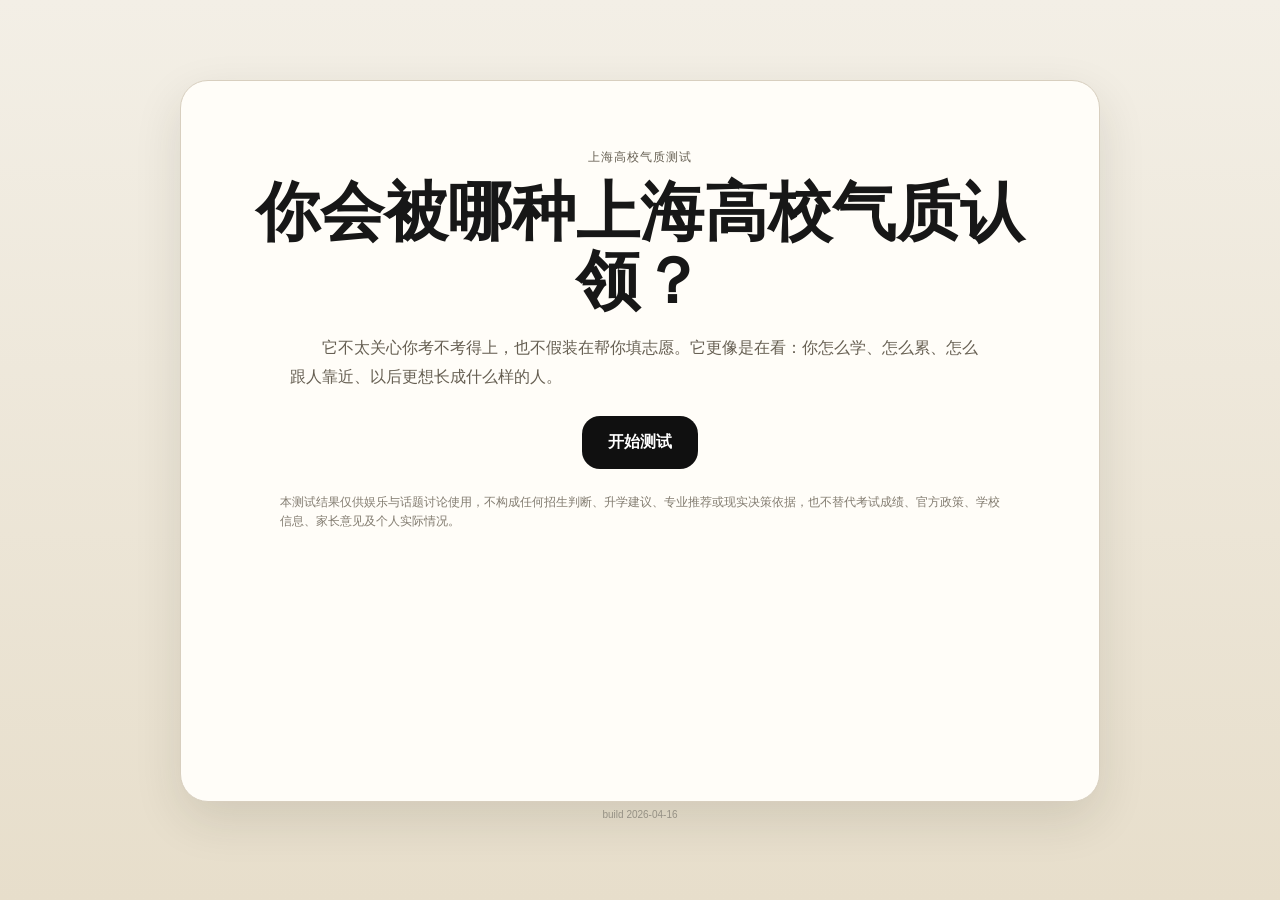
<file: index.html>
<!DOCTYPE html>
<html lang="zh-CN">
  <head>
    <meta charset="UTF-8" />
    <meta name="viewport" content="width=device-width, initial-scale=1.0" />
    <title>上海高校气质测试</title>
    <meta
      name="description"
      content="按学习方式、状态、关系和未来取向来测试你会被哪种上海高校气质认领。"
    />
    <link rel="icon" href="./favicon.ico" sizes="any" />
    <link rel="icon" type="image/png" sizes="16x16" href="./favicon-16x16.png" />
    <link rel="icon" type="image/png" sizes="32x32" href="./favicon-32x32.png" />
    <link rel="icon" type="image/png" sizes="48x48" href="./favicon-48x48.png" />
    <link rel="apple-touch-icon" sizes="180x180" href="./apple-touch-icon.png" />
    <link rel="manifest" href="./site.webmanifest" />
    <link rel="stylesheet" href="./style.css" />
  </head>
  <body>
    <div class="page-shell">
      <main class="app-card">
        <section id="screen-intro" class="screen screen-active">
          <div class="hero-block">
            <div class="hero-main">
              <p class="eyebrow">上海高校气质测试</p>
              <h1>你会被哪种上海高校气质认领？</h1>
              <p class="hero-sub">
                它不太关心你考不考得上，也不假装在帮你填志愿。它更像是在看：你怎么学、怎么累、怎么跟人靠近、以后更想长成什么样的人。
              </p>
              <button id="start-btn" class="primary-btn">开始测试</button>
            </div>

            <div class="hero-copy">
              <p class="subtle">
                本测试结果仅供娱乐与话题讨论使用，不构成任何招生判断、升学建议、专业推荐或现实决策依据，也不替代考试成绩、官方政策、学校信息、家长意见及个人实际情况。
              </p>
            </div>
          </div>
        </section>

        <section id="screen-quiz" class="screen">
          <div class="quiz-topbar">
            <div class="progress-meta">
              <span id="progress-label">第 1 题 / 共 16 题</span>
              <span id="progress-percent">6%</span>
            </div>
            <div class="progress-track">
              <div id="progress-fill" class="progress-fill"></div>
            </div>
          </div>

          <div class="question-card">
            <div class="question-tag" id="question-tag">当前题目</div>
            <h2 id="question-text">题目加载中...</h2>
            <div id="options-container" class="options-container"></div>
            <div class="quiz-actions">
              <button id="prev-btn" class="secondary-btn" disabled>上一题</button>
              <button id="next-btn" class="secondary-btn" disabled>下一题</button>
              <button id="submit-btn" class="primary-btn hidden">提交</button>
            </div>
          </div>
        </section>

        <section id="screen-result" class="screen">
          <div class="result-card">
            <p class="eyebrow">系统判定结果</p>
            <h2 id="result-title">你的结果</h2>
            <p id="result-subtitle" class="result-subtitle"></p>

            <div class="result-info-grid top-grid">
              <div class="info-box emphasis-box">
                <div class="info-label">气质匹配度</div>
                <p id="result-match" class="match-score">--%</p>
                <p id="result-summary" class="result-summary-hidden"></p>
              </div>
              <div class="info-box">
                <div class="info-label">为什么是它</div>
                <p id="result-reason">-</p>
              </div>
            </div>

            <div class="result-info-grid secondary-grid">
              <div class="info-box">
                <div class="info-label">也许也会很合</div>
                <p><strong id="runner-up-title">-</strong></p>
                <p id="runner-up-match" class="small-note"></p>
                <p id="runner-up-gap" class="small-note"></p>
              </div>
              <div class="info-box">
                <div class="info-label">结果备注</div>
                <p id="result-algo" class="small-note">结果说明文案稍后细修，这里先放占位版本。</p>
              </div>
            </div>

            <div class="ranking-box">
              <div class="info-label">前五排行</div>
              <ol id="ranking-list"></ol>
            </div>

            <div class="result-actions">
              <button id="retry-btn" class="secondary-btn">再测一次</button>
              <button id="share-btn" class="primary-btn result-share-btn">分享结果</button>
            </div>

            <p class="result-disclaimer">本页诊断与文案由 AI 生成，仅供娱乐与参考，不构成任何现实决策依据。</p>
          </div>
        </section>
      </main>
      <div class="build-stamp">build 2026-04-16</div>
    </div>

    <script type="module" src="./app.js?v=2026-04-16"></script>
  </body>
</html>
</file>
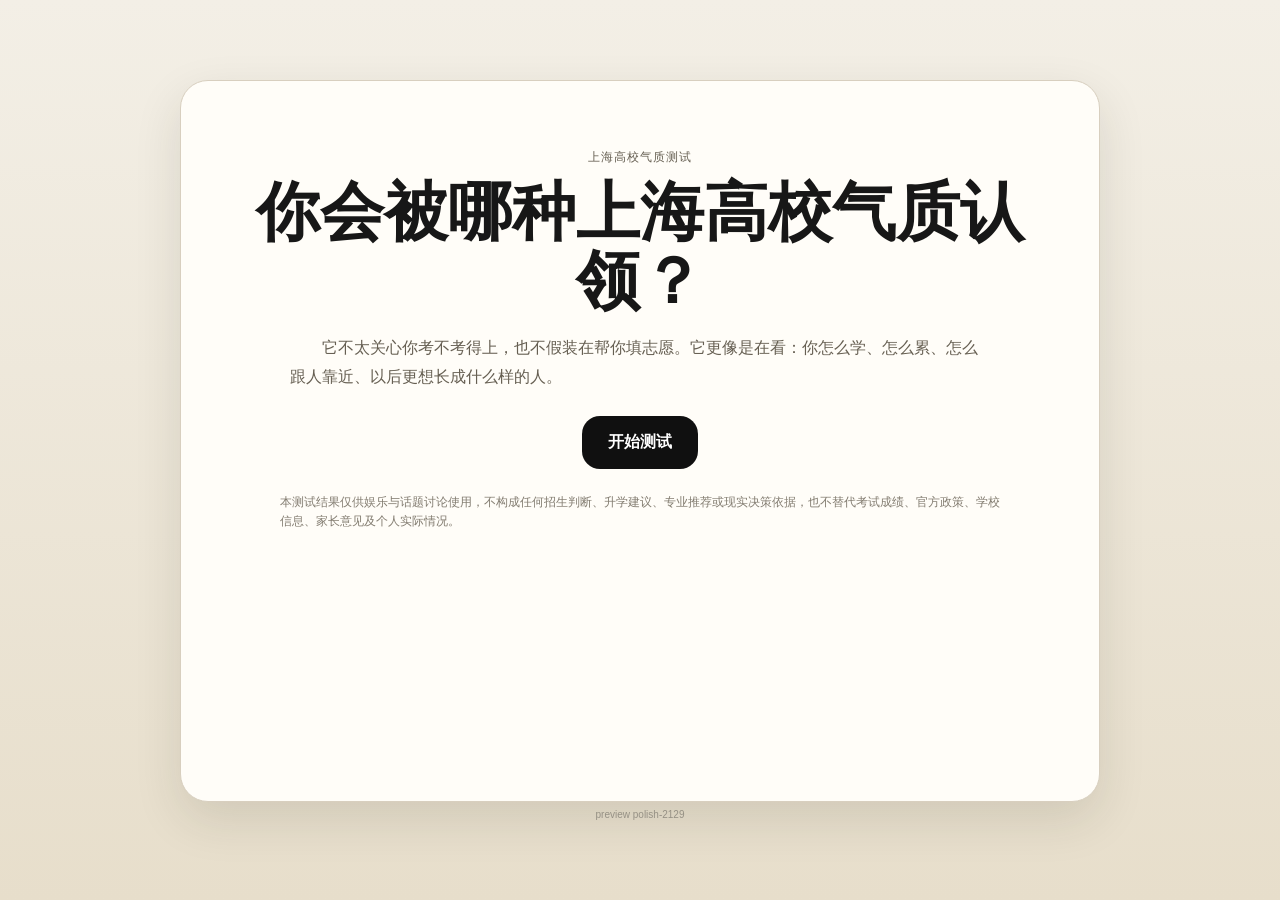
<file: preview-polish-2129/index.html>
<!DOCTYPE html>
<html lang="zh-CN">
  <head>
    <meta charset="UTF-8" />
    <meta name="viewport" content="width=device-width, initial-scale=1.0" />
    <title>上海高校气质测试</title>
    <meta
      name="description"
      content="按学习方式、状态、关系和未来取向来测试你会被哪种上海高校气质认领。"
    />
    <link rel="stylesheet" href="./style.css" />
  </head>
  <body>
    <div class="page-shell">
      <main class="app-card">
        <section id="screen-intro" class="screen screen-active">
          <div class="hero-block">
            <div class="hero-main">
              <p class="eyebrow">上海高校气质测试</p>
              <h1>你会被哪种上海高校气质认领？</h1>
              <p class="hero-sub">
                它不太关心你考不考得上，也不假装在帮你填志愿。它更像是在看：你怎么学、怎么累、怎么跟人靠近、以后更想长成什么样的人。
              </p>
              <button id="start-btn" class="primary-btn">开始测试</button>
            </div>

            <div class="hero-copy">
              <p class="subtle">
                本测试结果仅供娱乐与话题讨论使用，不构成任何招生判断、升学建议、专业推荐或现实决策依据，也不替代考试成绩、官方政策、学校信息、家长意见及个人实际情况。
              </p>
            </div>
          </div>
        </section>

        <section id="screen-quiz" class="screen">
          <div class="quiz-topbar">
            <div class="progress-meta">
              <span id="progress-label">第 1 题 / 共 16 题</span>
              <span id="progress-percent">6%</span>
            </div>
            <div class="progress-track">
              <div id="progress-fill" class="progress-fill"></div>
            </div>
          </div>

          <div class="question-card">
            <div class="question-tag" id="question-tag">当前题目</div>
            <h2 id="question-text">题目加载中...</h2>
            <div id="options-container" class="options-container"></div>
            <div class="quiz-actions">
              <button id="prev-btn" class="secondary-btn" disabled>上一题</button>
              <button id="next-btn" class="secondary-btn" disabled>下一题</button>
              <button id="submit-btn" class="primary-btn hidden">提交</button>
            </div>
          </div>
        </section>

        <section id="screen-result" class="screen">
          <div class="result-card">
            <p class="eyebrow">系统判定结果</p>
            <h2 id="result-title">你的结果</h2>
            <p id="result-subtitle" class="result-subtitle"></p>

            <div class="result-info-grid top-grid">
              <div class="info-box emphasis-box">
                  <p id="result-match" class="match-score">--%</p>
                <p id="result-summary">-</p>
              </div>
              <div class="info-box">
                <div class="info-label">为什么是它</div>
                <p id="result-reason">-</p>
              </div>
            </div>

            <div class="result-info-grid secondary-grid">
              <div class="info-box">
                <div class="info-label">也许也会很合</div>
                <p><strong id="runner-up-title">-</strong></p>
                <p id="runner-up-match" class="small-note"></p>
                <p id="runner-up-gap" class="small-note"></p>
              </div>
              <div class="info-box">
                <div class="info-label">结果备注</div>
                <p id="result-algo" class="small-note">结果说明文案稍后细修，这里先放占位版本。</p>
              </div>
            </div>

            <div class="ranking-box">
              <div class="info-label">前五排行</div>
              <ol id="ranking-list"></ol>
            </div>

            <div class="result-actions">
              <button id="share-btn" class="primary-btn">分享结果</button>
              <button id="retry-btn" class="secondary-btn">再测一次</button>
            </div>
          </div>
        </section>
      </main>
      <div class="build-stamp">preview polish-2129</div>
    </div>

    <script type="module" src="./app.js?v=preview-polish-2129"></script>
  </body>
</html>
</file>
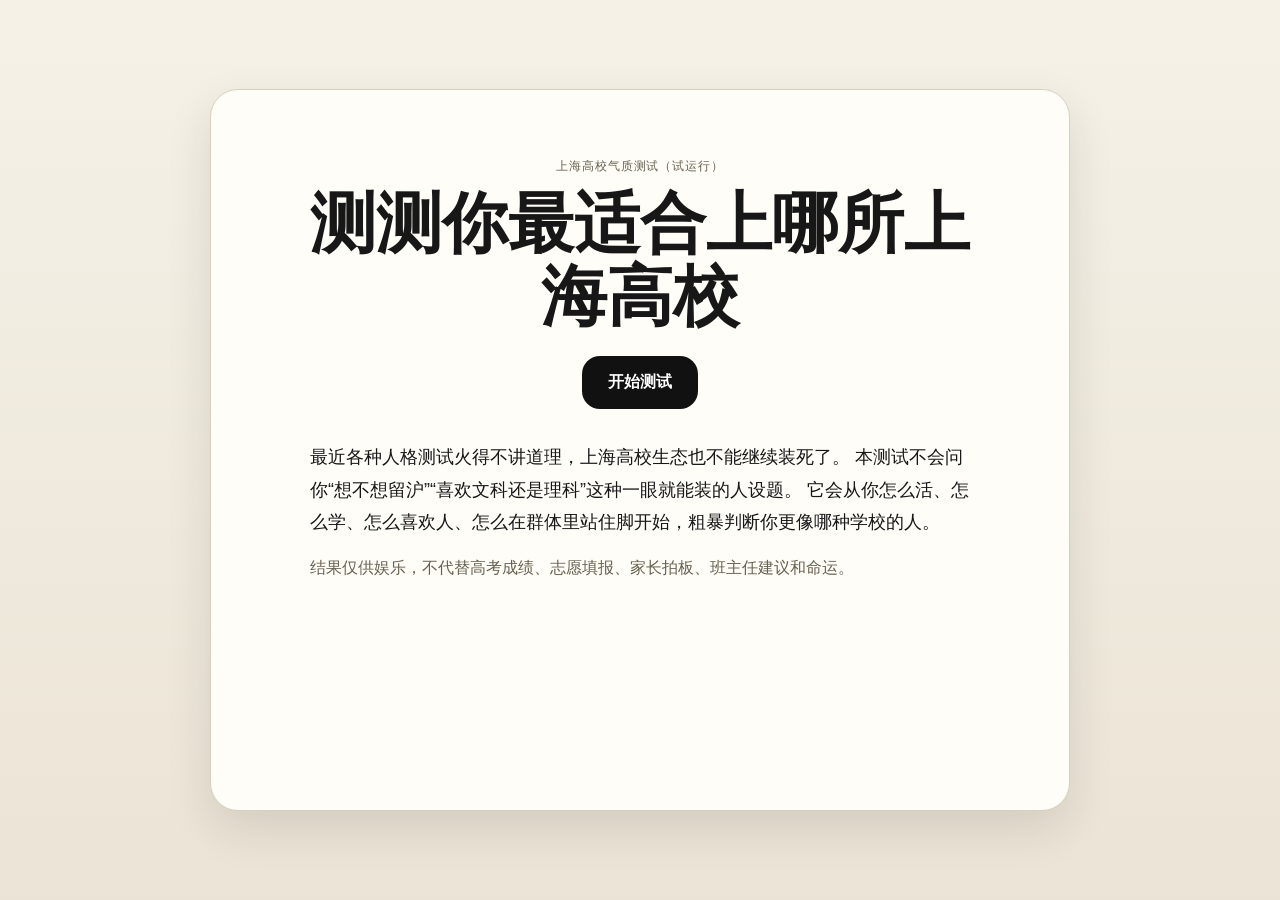
<file: legacy/shanghai-quiz/index.html>
<!DOCTYPE html>
<html lang="zh-CN">
  <head>
    <meta charset="UTF-8" />
    <meta name="viewport" content="width=device-width, initial-scale=1.0" />
    <title>测测你最适合上哪所上海高校</title>
    <meta
      name="description"
      content="一个按照学校气质、性格、学习方式和人生倾向来乱判你会被哪所上海高校收编的测试。"
    />
    <link rel="stylesheet" href="./style.css" />
  </head>
  <body>
    <div class="page-shell">
      <main class="app-card">
        <section id="screen-intro" class="screen screen-active">
          <div class="hero-block">
            <div class="hero-main">
              <p class="eyebrow">上海高校气质测试（试运行）</p>
              <h1>测测你最适合上哪所上海高校</h1>
              <button id="start-btn" class="primary-btn">开始测试</button>
            </div>

            <div class="hero-copy">
              <p class="lead">
                最近各种人格测试火得不讲道理，上海高校生态也不能继续装死了。
                本测试不会问你“想不想留沪”“喜欢文科还是理科”这种一眼就能装的人设题。
                它会从你怎么活、怎么学、怎么喜欢人、怎么在群体里站住脚开始，粗暴判断你更像哪种学校的人。
              </p>
              <p class="subtle">
                结果仅供娱乐，不代替高考成绩、志愿填报、家长拍板、班主任建议和命运。
              </p>
            </div>
          </div>
        </section>

        <section id="screen-quiz" class="screen">
          <div class="quiz-topbar">
            <div class="progress-meta">
              <span id="progress-label">第 1 题 / 共 32 题</span>
              <span id="progress-percent">3%</span>
            </div>
            <div class="progress-track">
              <div id="progress-fill" class="progress-fill"></div>
            </div>
          </div>

          <div class="question-card">
            <div class="question-tag" id="question-tag">随机抽问</div>
            <h2 id="question-text">题目加载中...</h2>
            <div id="options-container" class="options-container"></div>
          </div>
        </section>

        <section id="screen-result" class="screen">
          <div class="result-card">
            <p class="eyebrow">系统判定结果</p>
            <h2 id="result-title">你的学校结果</h2>
            <p id="result-subtitle" class="result-subtitle"></p>

            <div class="result-image-placeholder">
              <span>结果图占位</span>
            </div>

            <div class="result-info-grid">
              <div class="info-box">
                <div class="info-label">学校简介</div>
                <p id="result-summary">暂未填写</p>
              </div>
              <div class="info-box">
                <div class="info-label">判定原因</div>
                <p id="result-reason">暂未填写</p>
              </div>
            </div>

            <div class="secondary-result-box">
              <span class="secondary-label">你差点去了</span>
              <strong id="runner-up-title">-</strong>
            </div>

            <div class="result-actions">
              <button id="retry-btn" class="secondary-btn">再测一次</button>
            </div>
          </div>
        </section>
      </main>
    </div>

    <script type="module" src="./src/main.js"></script>
  </body>
</html>
</file>
<file: style.css>
:root {
  --bg: #f3efe6;
  --bg-2: #e7decb;
  --card: #fffdf8;
  --ink: #171717;
  --muted: #665f52;
  --line: #d8cfbf;
  --accent: #101010;
  --accent-soft: #eee7d8;
  --shadow: 0 18px 48px rgba(45, 38, 24, 0.12);
  font-family: "Inter", "Noto Sans SC", "PingFang SC", "Microsoft YaHei", sans-serif;
}

* { box-sizing: border-box; }
body {
  margin: 0;
  color: var(--ink);
  background: linear-gradient(180deg, var(--bg) 0%, var(--bg-2) 100%);
}
button { font: inherit; }
button:focus { outline: none; }

.page-shell {
  min-height: 100vh;
  padding: 24px;
  display: flex;
  flex-direction: column;
  align-items: center;
  justify-content: center;
}

.app-card {
  width: 100%;
  max-width: 920px;
  background: var(--card);
  border: 1px solid var(--line);
  border-radius: 28px;
  box-shadow: var(--shadow);
  overflow: hidden;
}
.build-stamp {
  margin-top: 8px;
  font-size: 10px;
  line-height: 1;
  color: rgba(23, 23, 23, 0.35);
  user-select: none;
}

.screen { display: none; min-height: 720px; }
.screen-active { display: block; }

.hero-block, .result-card { padding: 56px 48px; }
.hero-main { text-align: center; }
.hero-copy { max-width: 720px; margin: 24px auto 0; }
.hero-sub {
  max-width: 700px;
  margin: 18px auto 0;
  line-height: 1.8;
  color: var(--muted);
  text-align: left;
  text-indent: 2em;
}
.info-label, .eyebrow, .question-tag {
  text-transform: uppercase;
  letter-spacing: 0.08em;
  font-size: 12px;
  color: var(--muted);
}

h1, h2 { margin: 0; line-height: 1.08; }
h1 { font-size: clamp(36px, 6vw, 64px); }
#question-text { font-size: clamp(28px, 4.5vw, 42px); margin: 16px 0 28px; }

.subtle, .result-subtitle, .small-note, #result-summary, #result-reason { color: var(--muted); line-height: 1.8; }
.small-note { font-size: 14px; }
.hero-copy .subtle {
  font-size: 12px;
  line-height: 1.6;
  color: rgba(102, 95, 82, 0.82);
}
.match-score {
  font-size: clamp(34px, 6vw, 56px);
  line-height: 1;
  margin: 18px 0 10px;
  font-weight: 800;
  color: var(--ink);
}
.result-summary-hidden {
  display: none;
}

.primary-btn, .secondary-btn, .option-btn {
  border: 0;
  border-radius: 18px;
  cursor: pointer;
  transition: transform 0.18s ease, box-shadow 0.18s ease, background 0.18s ease, border-color 0.18s ease;
}
.primary-btn {
  margin-top: 24px;
  background: var(--accent);
  color: white;
  padding: 16px 26px;
  font-weight: 700;
}
.secondary-btn {
  background: var(--accent-soft);
  color: var(--ink);
  padding: 14px 22px;
  font-weight: 700;
}
.primary-btn:hover, .secondary-btn:hover, .option-btn:hover { transform: translateY(-1px); }
.primary-btn:disabled, .secondary-btn:disabled {
  opacity: 0.48;
  cursor: not-allowed;
}
.primary-btn:disabled:hover, .secondary-btn:disabled:hover {
  transform: none;
}

.quiz-topbar { padding: 28px 32px 20px; border-bottom: 1px solid var(--line); }
.progress-meta {
  display: flex; justify-content: space-between; gap: 16px; color: var(--muted); font-size: 14px; margin-bottom: 12px;
}
.progress-track {
  height: 10px; background: var(--accent-soft); border-radius: 999px; overflow: hidden;
}
.progress-fill { height: 100%; width: 0; background: var(--accent); transition: width 0.25s ease; }

.question-card { padding: 40px 32px 48px; }
.options-container { display: grid; gap: 14px; }
.quiz-actions {
  margin-top: 18px;
  display: flex;
  gap: 12px;
  justify-content: space-between;
  flex-wrap: wrap;
}
.hidden { display: none !important; }
.option-btn {
  text-align: left; background: #f8f5ee; border: 1px solid transparent; padding: 20px 22px; color: var(--ink);
  outline: none;
  box-shadow: none;
  -webkit-tap-highlight-color: transparent;
}
.option-btn:focus,
.option-btn:focus-visible {
  outline: none;
  box-shadow: none;
  border-color: transparent;
}
.option-btn:active {
  outline: none;
  box-shadow: none;
  border-color: var(--ink);
  background: #f3ede1;
}
.option-btn-selected {
  border-color: var(--ink);
  background: #f1eadc;
  box-shadow: inset 0 0 0 1px rgba(23, 23, 23, 0.04);
}
.option-btn-selected:hover,
.option-btn-selected:focus,
.option-btn-selected:focus-visible,
.option-btn-selected:active {
  border-color: var(--ink);
  background: #f1eadc;
  box-shadow: inset 0 0 0 1px rgba(23, 23, 23, 0.04);
}
.option-btn-selected .option-label {
  border-color: var(--ink);
  background: var(--ink);
  color: #fff;
}
.option-btn:not(.option-btn-selected) .option-label {
  background: #fff;
  color: var(--ink);
}
.option-row { display: flex; align-items: flex-start; }
.option-label {
  display: inline-flex; width: 28px; height: 28px; border-radius: 50%; align-items: center; justify-content: center;
  font-size: 14px; background: white; border: 1px solid var(--line); margin-right: 12px; flex-shrink: 0;
}
.option-text { flex: 1; line-height: 1.75; }

.result-card { display: flex; flex-direction: column; gap: 18px; }
.result-info-grid {
  display: grid; grid-template-columns: 1fr 1fr; gap: 16px;
}
.info-box, .ranking-box {
  border: 1px solid var(--line); border-radius: 18px; padding: 18px; background: #f9f6ef;
}
.emphasis-box { background: #f4eddf; }
.ranking-box ol { margin: 12px 0 0; padding: 0; line-height: 1.9; list-style: none; }
.result-disclaimer {
  margin: 6px 0 0;
  text-align: center;
  font-size: 11px;
  line-height: 1.5;
  color: rgba(102, 95, 82, 0.58);
}
.result-actions {
  display: flex;
  gap: 12px;
  margin-top: 6px;
  justify-content: space-between;
  align-items: center;
}
.result-actions .primary-btn,
.result-actions .secondary-btn {
  min-width: 132px;
  margin-top: 0;
  padding: 14px 22px;
}

@media (hover: hover) and (pointer: fine) {
  .option-btn:hover {
    background: #f3ede1;
  }
}

@media (max-width: 720px) {
  .page-shell { padding: 14px; align-items: stretch; }
  .app-card { min-height: calc(100vh - 28px); border-radius: 24px; }
  .hero-block, .result-card, .question-card { padding: 28px 20px 32px; }
  .quiz-topbar { padding: 20px 20px 16px; }
  .result-info-grid { grid-template-columns: 1fr; }
  .quiz-actions { flex-direction: column; }
  .result-actions {
    flex-direction: column;
    align-items: stretch;
  }
  .result-actions .primary-btn,
  .result-actions .secondary-btn {
    width: 100%;
  }
}
</file>
<file: preview-polish-2129/style.css>
:root {
  --bg: #f3efe6;
  --bg-2: #e7decb;
  --card: #fffdf8;
  --ink: #171717;
  --muted: #665f52;
  --line: #d8cfbf;
  --accent: #101010;
  --accent-soft: #eee7d8;
  --shadow: 0 18px 48px rgba(45, 38, 24, 0.12);
  font-family: "Inter", "Noto Sans SC", "PingFang SC", "Microsoft YaHei", sans-serif;
}

* { box-sizing: border-box; }
body {
  margin: 0;
  color: var(--ink);
  background: linear-gradient(180deg, var(--bg) 0%, var(--bg-2) 100%);
}
button { font: inherit; }
button:focus { outline: none; }

.page-shell {
  min-height: 100vh;
  padding: 24px;
  display: flex;
  flex-direction: column;
  align-items: center;
  justify-content: center;
}

.app-card {
  width: 100%;
  max-width: 920px;
  background: var(--card);
  border: 1px solid var(--line);
  border-radius: 28px;
  box-shadow: var(--shadow);
  overflow: hidden;
}
.build-stamp {
  margin-top: 8px;
  font-size: 10px;
  line-height: 1;
  color: rgba(23, 23, 23, 0.35);
  user-select: none;
}

.screen { display: none; min-height: 720px; }
.screen-active { display: block; }

.hero-block, .result-card { padding: 56px 48px; }
.hero-main { text-align: center; }
.hero-copy { max-width: 720px; margin: 24px auto 0; }
.hero-sub {
  max-width: 700px;
  margin: 18px auto 0;
  line-height: 1.8;
  color: var(--muted);
  text-align: left;
  text-indent: 2em;
}
.info-label, .eyebrow, .question-tag {
  text-transform: uppercase;
  letter-spacing: 0.08em;
  font-size: 12px;
  color: var(--muted);
}

h1, h2 { margin: 0; line-height: 1.08; }
h1 { font-size: clamp(36px, 6vw, 64px); }
#question-text { font-size: clamp(28px, 4.5vw, 42px); margin: 16px 0 28px; }

.subtle, .result-subtitle, .small-note, #result-summary, #result-reason { color: var(--muted); line-height: 1.8; }
.small-note { font-size: 14px; }
.hero-copy .subtle {
  font-size: 12px;
  line-height: 1.6;
  color: rgba(102, 95, 82, 0.82);
}
.match-score {
  font-size: clamp(34px, 6vw, 56px);
  line-height: 1;
  margin: 8px 0 12px;
  font-weight: 800;
  color: var(--ink);
}

.primary-btn, .secondary-btn, .option-btn {
  border: 0;
  border-radius: 18px;
  cursor: pointer;
  transition: transform 0.18s ease, box-shadow 0.18s ease, background 0.18s ease, border-color 0.18s ease;
}
.primary-btn {
  margin-top: 24px;
  background: var(--accent);
  color: white;
  padding: 16px 26px;
  font-weight: 700;
}
.secondary-btn {
  background: var(--accent-soft);
  color: var(--ink);
  padding: 14px 22px;
  font-weight: 700;
}
.primary-btn:hover, .secondary-btn:hover, .option-btn:hover { transform: translateY(-1px); }
.primary-btn:disabled, .secondary-btn:disabled {
  opacity: 0.48;
  cursor: not-allowed;
}
.primary-btn:disabled:hover, .secondary-btn:disabled:hover {
  transform: none;
}

.quiz-topbar { padding: 28px 32px 20px; border-bottom: 1px solid var(--line); }
.progress-meta {
  display: flex; justify-content: space-between; gap: 16px; color: var(--muted); font-size: 14px; margin-bottom: 12px;
}
.progress-track {
  height: 10px; background: var(--accent-soft); border-radius: 999px; overflow: hidden;
}
.progress-fill { height: 100%; width: 0; background: var(--accent); transition: width 0.25s ease; }

.question-card { padding: 40px 32px 48px; }
.options-container { display: grid; gap: 14px; }
.quiz-actions {
  margin-top: 18px;
  display: flex;
  gap: 12px;
  justify-content: space-between;
  flex-wrap: wrap;
}
.hidden { display: none !important; }
.option-btn {
  text-align: left; background: #f8f5ee; border: 1px solid transparent; padding: 20px 22px; color: var(--ink);
  outline: none;
  box-shadow: none;
  -webkit-tap-highlight-color: transparent;
}
.option-btn:focus,
.option-btn:focus-visible {
  outline: none;
  box-shadow: none;
  border-color: transparent;
}
.option-btn:active {
  outline: none;
  box-shadow: none;
  border-color: var(--ink);
  background: #f3ede1;
}
.option-btn-selected {
  border-color: var(--ink);
  background: #f1eadc;
  box-shadow: inset 0 0 0 1px rgba(23, 23, 23, 0.04);
}
.option-btn-selected:hover,
.option-btn-selected:focus,
.option-btn-selected:focus-visible,
.option-btn-selected:active {
  border-color: var(--ink);
  background: #f1eadc;
  box-shadow: inset 0 0 0 1px rgba(23, 23, 23, 0.04);
}
.option-btn-selected .option-label {
  border-color: var(--ink);
  background: var(--ink);
  color: #fff;
}
.option-btn:not(.option-btn-selected) .option-label {
  background: #fff;
  color: var(--ink);
}
.option-row { display: flex; align-items: flex-start; }
.option-label {
  display: inline-flex; width: 28px; height: 28px; border-radius: 50%; align-items: center; justify-content: center;
  font-size: 14px; background: white; border: 1px solid var(--line); margin-right: 12px; flex-shrink: 0;
}
.option-text { flex: 1; line-height: 1.75; }

.result-card { display: flex; flex-direction: column; gap: 18px; }
.result-info-grid {
  display: grid; grid-template-columns: 1fr 1fr; gap: 16px;
}
.info-box, .ranking-box {
  border: 1px solid var(--line); border-radius: 18px; padding: 18px; background: #f9f6ef;
}
.emphasis-box { background: #f4eddf; }
.ranking-box ol { margin: 12px 0 0; padding: 0; line-height: 1.9; list-style: none; }
.result-actions { display: flex; gap: 12px; margin-top: 6px; flex-wrap: wrap; }

@media (hover: hover) and (pointer: fine) {
  .option-btn:hover {
    background: #f3ede1;
  }
}

@media (max-width: 720px) {
  .page-shell { padding: 14px; align-items: stretch; }
  .app-card { min-height: calc(100vh - 28px); border-radius: 24px; }
  .hero-block, .result-card, .question-card { padding: 28px 20px 32px; }
  .quiz-topbar { padding: 20px 20px 16px; }
  .result-info-grid { grid-template-columns: 1fr; }
  .quiz-actions { flex-direction: column; }
}
</file>
<file: legacy/shanghai-quiz/style.css>
:root {
  --bg: #f3f0e8;
  --card: #fffdf8;
  --ink: #171717;
  --muted: #66604f;
  --line: #d8d0bf;
  --accent: #111111;
  --accent-soft: #ece6d9;
  --danger: #e45858;
  --shadow: 0 18px 45px rgba(36, 31, 21, 0.12);
  font-family: "Inter", "Noto Sans SC", "PingFang SC", "Microsoft YaHei", sans-serif;
}

* {
  box-sizing: border-box;
}

body {
  margin: 0;
  background: linear-gradient(180deg, #f5f1e7 0%, #ebe4d6 100%);
  color: var(--ink);
}

button {
  font: inherit;
}

.page-shell {
  min-height: 100vh;
  padding: 24px;
  display: flex;
  align-items: center;
  justify-content: center;
}

.app-card {
  width: 100%;
  max-width: 860px;
  background: var(--card);
  border: 1px solid var(--line);
  border-radius: 28px;
  box-shadow: var(--shadow);
  overflow: hidden;
}

.screen {
  display: none;
  min-height: 720px;
}

.screen-active {
  display: block;
}

.hero-block,
.result-card {
  padding: 56px 48px;
}

.hero-main {
  display: flex;
  flex-direction: column;
  align-items: center;
  text-align: center;
}

.hero-copy {
  max-width: 660px;
  margin: 32px auto 0;
}

.eyebrow,
.question-tag,
.info-label,
.secondary-label {
  letter-spacing: 0.08em;
  text-transform: uppercase;
  font-size: 12px;
  color: var(--muted);
}

h1,
h2 {
  line-height: 1.1;
  margin: 0;
}

h1 {
  font-size: clamp(38px, 6vw, 66px);
  max-width: 700px;
}

.lead {
  margin: 0 0 12px;
  font-size: 18px;
  line-height: 1.8;
  text-align: left;
}

.subtle,
.result-subtitle,
#result-summary,
#result-reason {
  color: var(--muted);
  line-height: 1.8;
}

.primary-btn,
.secondary-btn,
.option-btn {
  border: 0;
  border-radius: 18px;
  cursor: pointer;
  transition: transform 0.18s ease, box-shadow 0.18s ease, background 0.18s ease;
}

.primary-btn {
  margin-top: 24px;
  background: var(--accent);
  color: white;
  padding: 16px 26px;
  font-weight: 700;
}

.secondary-btn {
  background: var(--accent-soft);
  color: var(--ink);
  padding: 14px 22px;
  font-weight: 700;
}

.primary-btn:hover,
.secondary-btn:hover,
.option-btn:hover {
  transform: translateY(-1px);
}

.quiz-topbar {
  padding: 28px 32px 20px;
  border-bottom: 1px solid var(--line);
}

.progress-meta {
  display: flex;
  justify-content: space-between;
  gap: 16px;
  color: var(--muted);
  font-size: 14px;
  margin-bottom: 12px;
}

.progress-track {
  height: 10px;
  background: var(--accent-soft);
  border-radius: 999px;
  overflow: hidden;
}

.progress-fill {
  height: 100%;
  width: 0;
  background: var(--accent);
  transition: width 0.25s ease;
}

.question-card {
  padding: 40px 32px 48px;
}

#question-text {
  font-size: clamp(28px, 4vw, 42px);
  margin: 16px 0 28px;
  max-width: 760px;
}

.options-container {
  display: grid;
  gap: 14px;
}

.option-btn {
  text-align: left;
  background: #f8f5ee;
  border: 1px solid transparent;
  padding: 20px 22px;
  color: var(--ink);
}

.option-btn:hover {
  border-color: var(--ink);
  background: #f4efe5;
}

.option-label {
  display: inline-flex;
  width: 28px;
  height: 28px;
  border-radius: 50%;
  align-items: center;
  justify-content: center;
  font-size: 14px;
  background: white;
  border: 1px solid var(--line);
  margin-right: 12px;
  flex-shrink: 0;
}

.option-row {
  display: flex;
  align-items: flex-start;
}

.option-text {
  flex: 1;
  line-height: 1.7;
}

.result-card {
  display: flex;
  flex-direction: column;
  gap: 18px;
}

.result-image-placeholder {
  height: 220px;
  border-radius: 22px;
  border: 1px dashed var(--line);
  background: #f8f3e8;
  display: flex;
  align-items: center;
  justify-content: center;
  color: var(--muted);
}

.result-info-grid {
  display: grid;
  grid-template-columns: 1fr 1fr;
  gap: 16px;
}

.info-box,
.secondary-result-box {
  border: 1px solid var(--line);
  border-radius: 18px;
  padding: 18px;
  background: #f9f6ef;
}

.result-actions {
  display: flex;
  gap: 12px;
  margin-top: 8px;
}

@media (max-width: 720px) {
  .page-shell {
    padding: 14px;
    align-items: stretch;
  }

  .app-card {
    min-height: calc(100vh - 28px);
    border-radius: 24px;
  }

  .hero-block,
  .result-card,
  .question-card {
    padding: 28px 20px 32px;
  }

  .hero-copy {
    margin-top: 24px;
  }

  .quiz-topbar {
    padding: 20px 20px 16px;
  }

  .result-info-grid {
    grid-template-columns: 1fr;
  }
}
</file>
